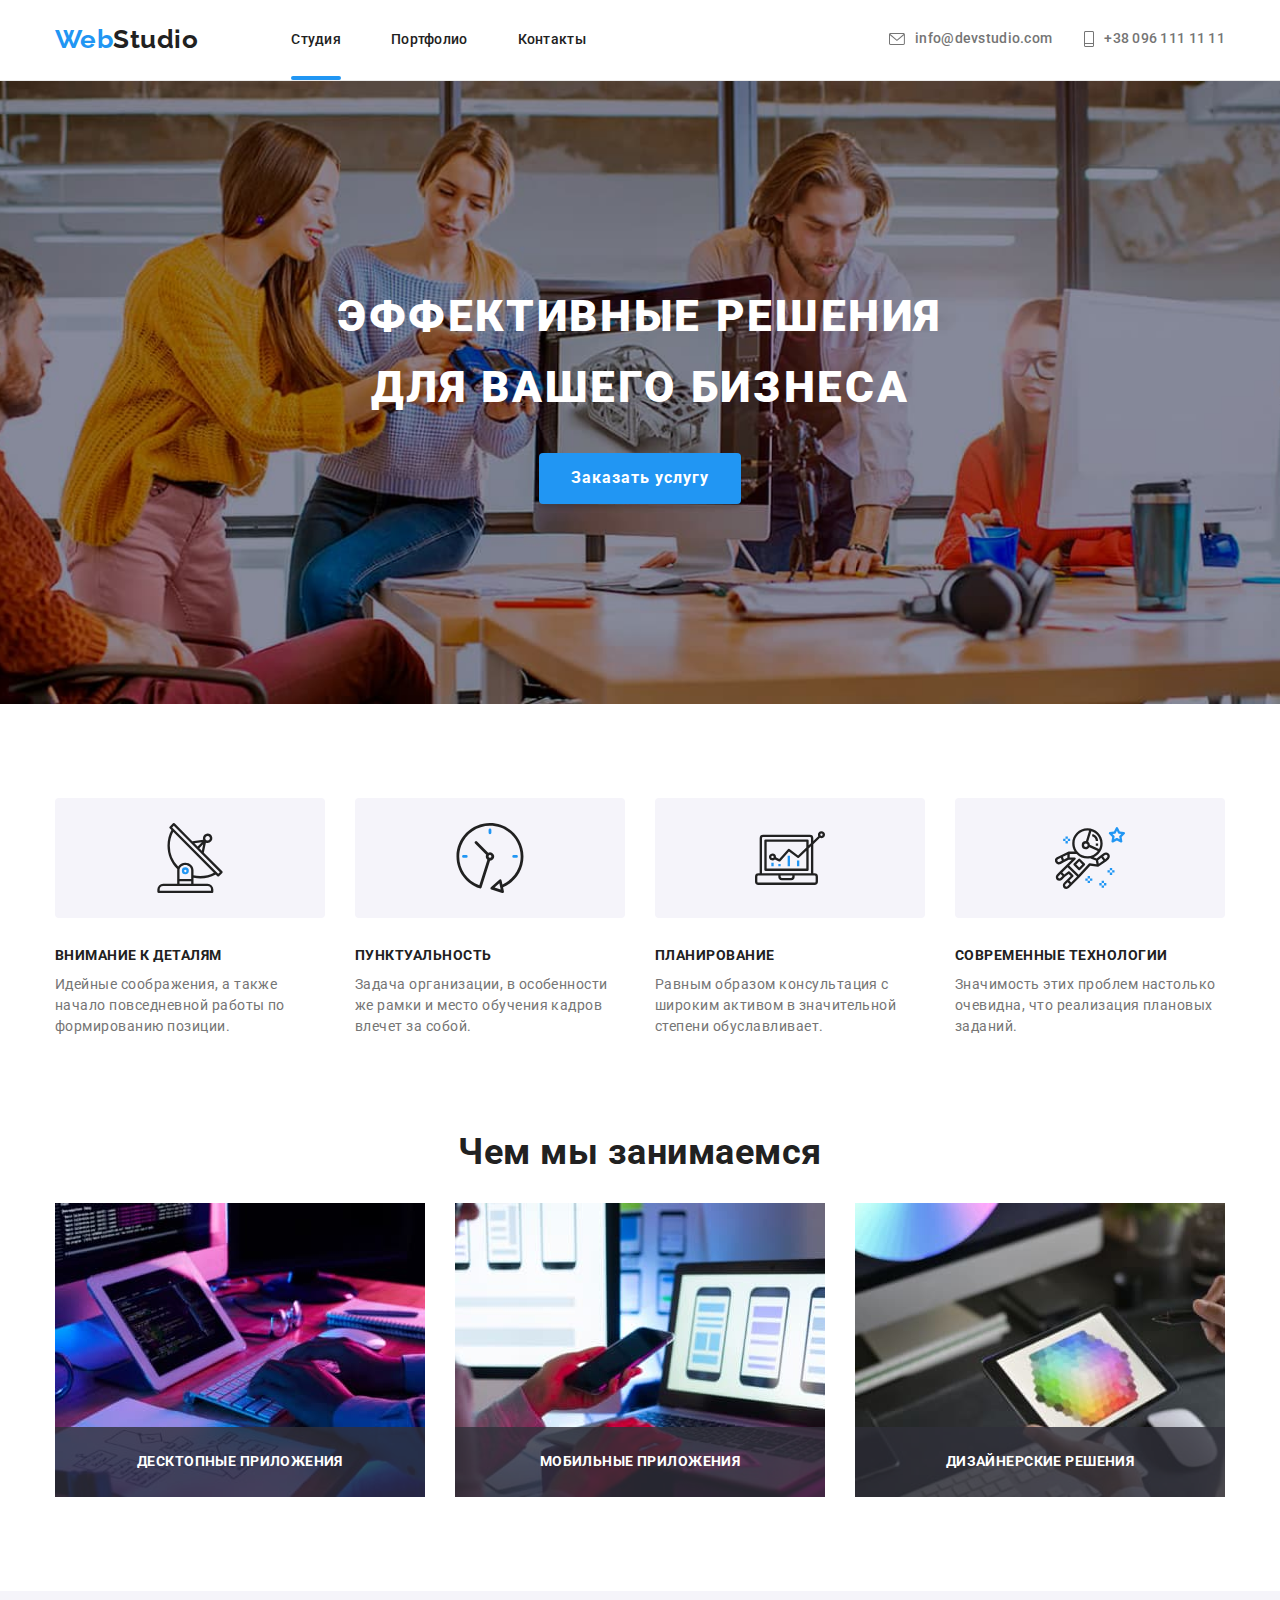
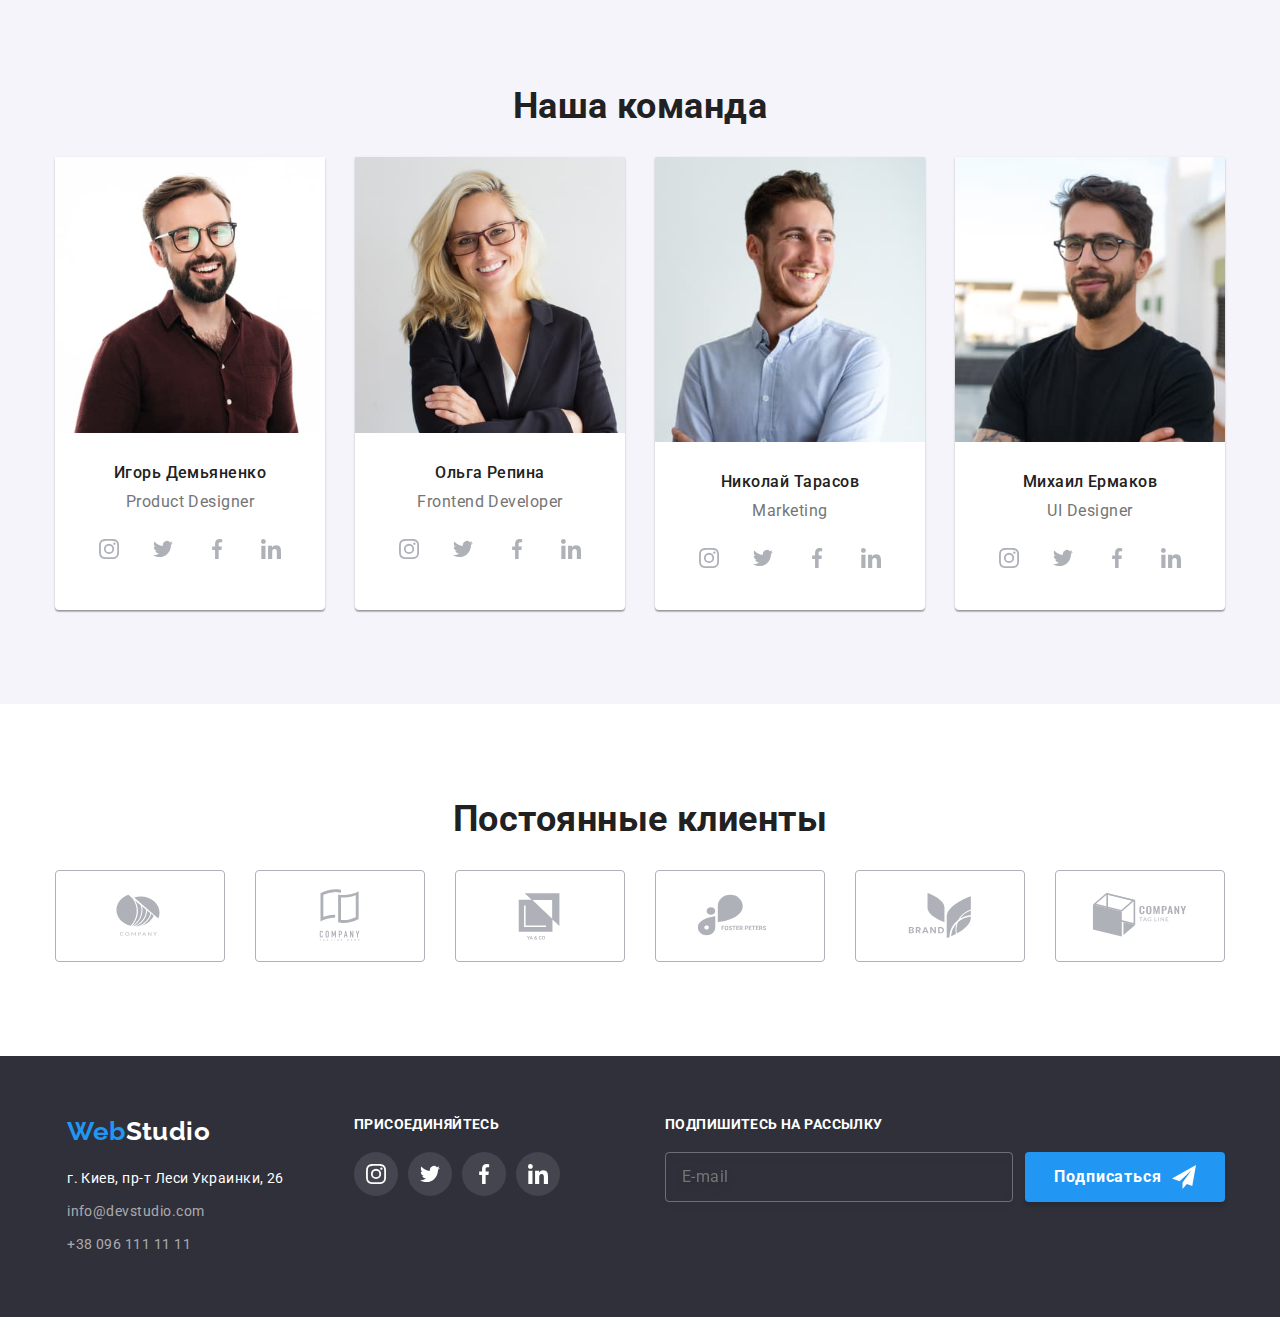
<file: index.html>
<!DOCTYPE html>
<html lang="ru">

<head>
  <meta charset="UTF-8" />
  <meta http-equiv="X-UA-Compatible" content="IE=edge" />
  <meta name="viewport" content="width=device-width, initial-scale=1.0" />
  <!-- Main fonts -->
  <link rel="preconnect" href="https://fonts.googleapis.com" />
  <link rel="preconnect" href="https://fonts.gstatic.com" crossorigin />
  <link href="https://fonts.googleapis.com/css2?family=Raleway:wght@700&family=Roboto:wght@400;500;700;900&display=swap"
    rel="stylesheet" />
  <link rel="stylesheet"
    href="https://cdnjs.cloudflare.com/ajax/libs/modern-normalize/1.1.0/modern-normalize.min.css" />

  <!-- Styles -->
  <link rel="stylesheet" href="./css/main.min.css">
  <title>Module 8 - WebStudio</title>
</head>

<body>
  <!-- Заголовок -->
  <header class="header">
    <div class="container header__container">
      <nav class="header__nav">
        <a class="header__logo link" href="./index.html">Web<span class="header__studio">Studio</span></a>
        <ul class="header__section">
          <li class="header__list">
            <a class="header__link link current" href="./index.html">Студия</a>
          </li>
          <li class="header__list">
            <a class="header__link link" href="./portfolio.html">Портфолио</a>
          </li>
          <li class="header__list">
            <a class="header__link link" href="http://">Контакты</a>
          </li>
        </ul>
      </nav>

      <ul class="header__wrapper">
        <li class="header__links">
          <a class="header__contacts link" href="mailto:info@devstudio.com"><svg class="header__icons-email" width="14"
              height="10">
              <use href="images/icons.svg#icon-envelope"></use>
            </svg>
            info@devstudio.com</a>
        </li>

        <li class="header__links">
          <a class="header__contacts link phone" href="tel:+380961111111"><svg class="header__icons-phone" width="10"
              height="14">
              <use href="images/icons.svg#icon-phone"></use>
            </svg>+38 096 111 11 11</a>
        </li>
      </ul>
    </div>
    <div class="container mobile__container">
      <nav class="mobile__nav">
        <a class="mobile__logo" href="./index.html">Web<span class="mobile__type">Studio</span></a>
        <button class="mobile__button" data-menu-button type="button" aria-expanded="false">
          <svg class="mobile__icons" width="40" height="40">
            <use class="mobile__open" href="images/icons.svg#icon-menu-mobile"></use>
            <use class="mobile__close" href="images/icons.svg#icon-close-mobile"></use>
          </svg>
        </button>

        <div class="mobile__menu" data-menu>
          <ul class="mobile__menu-nav">
            <li class="mobile__menu-item">
              <a class="mobile__menu-link" href="./index.html">Студия</a>
            </li>
            <li class="mobile__menu-item">
              <a class="mobile__menu-link" href="./portfolio.html">Портфолио</a>
            </li>
            <li class="mobile__menu-item">
              <a class="mobile__menu-link" href="">Контакты</a>
            </li>
          </ul>
          <div class="mobile__menu-wrapper">
            <ul class="mobile__menu-contacts">
              <li class="mobile__menu-items"><a class="mobile__menu-phone" href="">+38 096 111 11 11</a></li>
              <li class="mobile__menu-items"><a class="mobile__menu-email" href="">info@devstudio.com</a></li>
            </ul>
            <ul class="mobile__menu-social">
              <li class="mobile__menu-socials">
                <a class="mobile__menu-links" href="">Instagram</a>
              </li>
              <li class="mobile__menu-socials">
                <a class="mobile__menu-links" href="">Twitter</a>
              </li>
              <li class="mobile__menu-socials">
                <a class="mobile__menu-links" href="">Facebook</a>
              </li>
              <li class="mobile__menu-socials">
                <a class="mobile__menu-links" href="">LinkedIn</a>
              </li>
            </ul>
          </div>
        </div>

        <ul class="mobile__list">
          <li class="mobile__item"><a class="mobile__link" href="./index.html"></a>Студия</li>
          <li class="mobile__item"><a class="mobile__link" href="./portfolio.html"></a>Портфолио</li>
          <li class="mobile__item"><a class="mobile__link" href="./index.html"></a>Контакты</li>
        </ul>
        <ul class="mobile__contacts">
          <li class="mobile__contact"><a class="mobile__contact-link" href=""></a>info@devstudio.com</li>
          <li class="mobile__contact"><a class="mobile__contact-link" href=""></a>+38 096 111 11 11</li>
        </ul>
      </nav>
    </div>
  </header>

  <!-- уникальный контент -->
  <main class="main">

    <!-- Герой -->
    <section class="hero">
      <div class="container">
        <h1 class="hero__title">
          Эффективные решения <br />
          для вашего бизнеса
        </h1>
        <div class="container">
          <button class="hero__button" type="button" data-modal-open>Заказать услугу</button>
        </div>
      </div>
    </section>

    <!-- Преимущества -->
    <section class="about">
      <div class="container">
        <h2 class="about__hidden">Наши преимущества</h2>
        <ul class="about__main">
          <li class="about__list">
            <div class="about__thumb">
              <svg class="about__icons" width="70" height="70">
                <use href="images/icons.svg#icon-antenna"></use>
              </svg>
            </div>
            <h3 class="about__advantages">Внимание к деталям</h3>
            <p class="about__description">Идейные соображения, а также начало повседневной работы по формированию
              позиции.
            </p>
          </li>
          <li class="about__list">
            <div class="about__thumb">
              <svg class="about__icons" width="70" height="70">
                <use href="images/icons.svg#icon-clock"></use>
              </svg>
            </div>
            <h3 class="about__advantages">Пунктуальность</h3>
            <p class="about__description">
              Задача организации, в особенности же рамки и место обучения кадров влечет за собой.
            </p>
          </li>
          <li class="about__list">
            <div class="about__thumb">
              <svg class="thumb-icons" width="70" height="70">
                <use href="images/icons.svg#icon-diagram"></use>
              </svg>
            </div>
            <h3 class="about__advantages">Планирование</h3>
            <p class="about__description">
              Равным образом консультация с широким активом в значительной степени обуславливает.
            </p>
          </li>
          <li class="about__list">
            <div class="about__thumb">
              <svg class="thumb-icons" width="70" height="70">
                <use href="images/icons.svg#icon-astronaut"></use>
              </svg>
            </div>
            <h3 class="about__advantages">Современные технологии</h3>
            <p class="about__description">
              Значимость этих проблем настолько очевидна, что реализация плановых заданий.
            </p>
          </li>
        </ul>
      </div>
    </section>

    <!-- Что делаем -->
    <section class="jobs">
      <div class="container">
        <h2 class="jobs__works">Чем мы занимаемся</h2>
        <ul class="jobs__main">
          <li class="jobs__list">
            <div class="jobs__wrapper">
              <img srcset="./images/index/print_lg.jpg 1x, ./images/index/print_lg2.jpg 2x" src="./images/print_lg.jpg"
                alt="Печать" width="370" />
              <p class="jobs__description">десктопные приложения</p>
            </div>
          </li>
          <li class="jobs__list">
            <div class="jobs__wrapper">
              <img srcset="./images/index/phone_lg.jpg 1x, ./images/index/phone_lg2.jpg 2x" src="./images/phone_lg.jpg"
                alt="Печать" width="370" />
              <p class="jobs__description">Мобильные приложения</p>
            </div>
          </li>
          <li class="jobs__list">
            <div class="jobs__wrapper">
              <img srcset="./images/index/tablet_lg.jpg 1x, ./images/index/tablet_lg2.jpg 2x"
                src="./images/tablet_lg.jpg" alt="Печать" width="370" />
              <p class="jobs__description">Дизайнерские решения</p>
            </div>
          </li>
        </ul>
      </div>
    </section>

    <!-- Команда -->
    <section class="team">
      <div class="container">
        <h2 class="team__our">Наша команда</h2>
        <ul class="team__main">
          <li class="team__list">
            <img srcset="
            ./images/index/igor_sm.jpg 450w, 
            ./images/index/igor_sm2.jpg 900w
            ./images/index/igor_md.jpg 354w, 
            ./images/index/igor_md2.jpg 708w,
            ./images/index/igor_lg.jpg 270w,  
            ./images/index/igor_lg2.jpg 540w" src="./images/index/igor_sm.jpg" alt="Игорь Демьяненко"
              sizes="(min-width: 1200px) 25vw, (min-width: 768px) 50vw, 100vw" />
            <div class="team__actor">
              <h3 class="team__actors">Игорь Демьяненко</h3>
              <p class="team__roles">Product Designer</p>
              <ul class="team__media">
                <li class="team__media-list">
                  <a class="team__icon" href>
                    <svg class="team__icons" width="20" height="20">
                      <use href="images/icons.svg#icon-instagram"></use>
                    </svg>
                  </a>
                </li>
                <li class="team__media-list">
                  <a class="team__icon" href>
                    <svg class="team__icons" width="20" height="20">
                      <use href="images/icons.svg#icon-twitter"></use>
                    </svg>
                  </a>
                </li>
                <li class="team__media-list">
                  <a class="team__icon" href>
                    <svg class="team__icons" width="20" height="20">
                      <use href="images/icons.svg#icon-facebook"></use>
                    </svg>
                  </a>
                </li>
                <li class="team__media-list">
                  <a class="team__icon" href>
                    <svg class="team__icons" width="20" height="20">
                      <use href="images/icons.svg#icon-linkedin"></use>
                    </svg>
                  </a>
                </li>
              </ul>
            </div>
          </li>
          <li class="team__list">
            <img srcset="
            ./images/index/olga_sm.jpg 450w, 
            ./images/index/olga_sm2.jpg 900w
            ./images/index/olga_md.jpg 354w, 
            ./images/index/olga_md2.jpg 708w,
            ./images/index/olga_lg.jpg 270w,  
            ./images/index/olga_lg2.jpg 540w" src="./images/index/igor_sm.jpg" alt="Игорь Демьяненко"
              sizes="(min-width: 1200px) 25vw, (min-width: 768px) 50vw, 100vw" />
            <div class="team__actor">
              <h3 class="team__actors">Ольга Репина</h3>
              <p class="team__roles">Frontend Developer</p>
              <ul class="team__media">
                <li class="team__media-list">
                  <a class="team__icon" href>
                    <svg class="team__icons" width="20" height="20">
                      <use href="images/icons.svg#icon-instagram"></use>
                    </svg>
                  </a>
                </li>
                <li class="team__media-list">
                  <a class="team__icon" href>
                    <svg class="team__icons" width="20" height="20">
                      <use href="images/icons.svg#icon-twitter"></use>
                    </svg>
                  </a>
                </li>
                <li class="team__media-list">
                  <a class="team__icon" href>
                    <svg class="team__icons" width="20" height="20">
                      <use href="images/icons.svg#icon-facebook"></use>
                    </svg>
                  </a>
                </li>
                <li class="team__media-list">
                  <a class="team__icon" href>
                    <svg class="team__icons" width="20" height="20">
                      <use href="images/icons.svg#icon-linkedin"></use>
                    </svg>
                  </a>
                </li>
              </ul>
            </div>
          </li>
          <li class="team__list">
            <img srcset="
            ./images/index/mykola_sm.jpg 450w, 
            ./images/index/mykola_sm2.jpg 900w,
            ./images/index/mykola_md.jpg 354w, 
            ./images/index/mykola_md2.jpg 708w,
            ./images/index/mykola_lg.jpg 270w,  
            ./images/index/mykola_lg2.jpg 540w" src="./images/index/mykola_sm.jpg" alt="Николай Тарасов"
              sizes="(min-width: 1200px) 25vw, (min-width: 768px) 50vw, 100vw" />
            <div class="team__actor">
              <h3 class="team__actors">Николай Тарасов</h3>
              <p class="team__roles">Marketing</p>
              <ul class="team__media">
                <li class="team__media-list">
                  <a class="team__icon" href>
                    <svg class="team__icons" width="20" height="20">
                      <use href="images/icons.svg#icon-instagram"></use>
                    </svg>
                  </a>
                </li>
                <li class="team__media-list">
                  <a class="team__icon" href>
                    <svg class="team__icons" width="20" height="20">
                      <use href="images/icons.svg#icon-twitter"></use>
                    </svg>
                  </a>
                </li>
                <li class="team__media-list">
                  <a class="team__icon" href>
                    <svg class="team__icons" width="20" height="20">
                      <use href="images/icons.svg#icon-facebook"></use>
                    </svg>
                  </a>
                </li>
                <li class="team__media-list">
                  <a class="team__icon" href>
                    <svg class="team__icons" width="20" height="20">
                      <use href="images/icons.svg#icon-linkedin"></use>
                    </svg>
                  </a>
                </li>
              </ul>
            </div>
          </li>
          <li class="team__list">
            <img srcset="
            ./images/index/myhailo_sm.jpg 450w, 
            ./images/index/myhailo_sm2.jpg 900w,
            ./images/index/myhailo_md.jpg 354w, 
            ./images/index/myhailo_md2.jpg 708w,
            ./images/index/myhailo_lg.jpg 270w,  
            ./images/index/myhailo_lg2.jpg 540w" src="./images/index/myhailo_sm.jpg" alt="Михаил Ермаков"
              sizes="(min-width: 1200px) 25vw, (min-width: 768px) 50vw, 100vw" />
            <div class="team__actor">
              <h3 class="team__actors">Михаил Ермаков</h3>
              <p class="team__roles">UI Designer</p>
              <ul class="team__media">
                <li class="team__media-list">
                  <a class="team__icon" href>
                    <svg class="team__icons" width="20" height="20">
                      <use href="images/icons.svg#icon-instagram"></use>
                    </svg>
                  </a>
                </li>
                <li class="team__media-list">
                  <a class="team__icon" href>
                    <svg class="team__icons" width="20" height="20">
                      <use href="images/icons.svg#icon-twitter"></use>
                    </svg>
                  </a>
                </li>
                <li class="team__media-list">
                  <a class="team__icon" href>
                    <svg class="team__icons" width="20" height="20">
                      <use href="images/icons.svg#icon-facebook"></use>
                    </svg>
                  </a>
                </li>
                <li class="team__media-list">
                  <a class="team__icon" href>
                    <svg class="team__icons" width="20" height="20">
                      <use href="images/icons.svg#icon-linkedin"></use>
                    </svg>
                  </a>
                </li>
              </ul>
            </div>
          </li>
        </ul>
      </div>
    </section>

    <!-- Клиенты -->
    <section class="clients">
      <div class="container">
        <h2 class="clients__title">Постоянные клиенты</h1>
          <ul class="clients__list">
            <li class="clients__logo">
              <a class="clients__icon" href>
                <svg class="clients__icons" width="106" height="60">
                  <use href="images/icons.svg#icon-Logo1"></use>
                </svg>
              </a>
            </li>
            <li class="clients__logo">
              <a class="clients__icon" href>
                <svg class="clients__icons" width="106" height="60">
                  <use href="images/icons.svg#icon-Logo2"></use>
                </svg>
              </a>
            </li>
            <li class="clients__logo">
              <a class="clients__icon" href>
                <svg class="clients__icons" width="106" height="60">
                  <use href="images/icons.svg#icon-Logo3"></use>
                </svg>
              </a>
            </li>
            <li class="clients__logo">
              <a class="clients__icon" href>
                <svg class="clients__icons" width="106" height="60">
                  <use href="images/icons.svg#icon-Logo4"></use>
                </svg>
              </a>
            </li>
            <li class="clients__logo">
              <a class="clients__icon" href>
                <svg class="clients__icons" width="106" height="60">
                  <use href="images/icons.svg#icon-Logo5"></use>
                </svg>
              </a>
            </li>
            <li class="clients__logo">
              <a class="clients__icon" href>
                <svg class="clients__icons" width="106" height="60">
                  <use href="images/icons.svg#icon-Logo6"></use>
                </svg>
              </a>
            </li>
          </ul>
      </div>
    </section>
  </main>

  <!-- Футер -->
  <footer class="footer">
    <div class="container">
      <ul class="footer__addresses">
        <div class="footer__table">
          <div class="footer__container">
            <li class="footer__list">
              <address class="footer__address">
                <a class="footer__logo link" href="./index.html">Web<span class="footer__style">Studio</span>
                </a>
                <p class="footer__address link">г. Киев, пр-т Леси Украинки, 26</p>
                <a class="footer__email link" href="mailto:info@devstudio.com">info@devstudio.com</a>
                <a class="footer__phone link" href="tel:+380961111111">+38 096 111 11 11</a>
              </address>
            </li>
          </div>
          <div class="footer__container" v>
            <li class="footer__list">
              <h3 class="footer__title">присоединяйтесь</h3>
              <ul class="footer__links">
                <li class="footer__social">
                  <a class="footer__button" href="">
                    <svg class="footer__icons" width="20" height="20">
                      <use href="images/icons.svg#icon-instagram"></use>
                    </svg>
                  </a>
                </li>
                <li class="footer__social">
                  <a class="footer__button" href="">
                    <svg class="footer__icons" width="20" height="20">
                      <use href="images/icons.svg#icon-twitter"></use>
                    </svg>
                  </a>
                </li>
                <li class="footer__social">
                  <a class="footer__button" href="">
                    <svg class="footer__icons" width="20" height="20">
                      <use href="images/icons.svg#icon-facebook"></use>
                    </svg>
                  </a>
                </li>
                <li class="footer__social">
                  <a class="footer__button" href="">
                    <svg class="footer__icons" width="20" height="20">
                      <use href="images/icons.svg#icon-linkedin"></use>
                    </svg>
                  </a>
                </li>
              </ul>
            </li>
          </div>
        </div>
        <div class="footer__subcontainer">
          <li class="footer__list">
            <h3 class="footer__title">Подпишитесь на рассылку</h3>
            <form class="footer__form" action="">
              <label class="footer_submit" for="email">
                <input class="footer__frame" type="email" name="email" id="email" required placeholder="E-mail">
              </label>
              <button class="footer__submit-btn" type="submit">Подписаться
                <svg class="footer__send-icon" width="24" height="24">
                  <use href="images/icons.svg#icon-icon"></use>
                </svg></button>
            </form>
          </li>
        </div>
      </ul>
    </div>
  </footer>

  <!-- backdrop -->
  <section class="backdrop">
    <div class="container">
      <div class="backdrop__position is-hidden" data-modal>
        <div class="backdrop__modal">
          <form class="backdrop__form" name="" id="">
            <div class="backdrop__field">
              <p class="backdrop__title"> <b>Оставьте свои данные, мы вам перезвоним</b> </p>
            </div>
            <div class="backdrop__field">
              <label class="backdrop__label" for="name">Имя
                <input class="backdrop__frame" type="text" name="username" id="name" />
                <svg class="backdrop__icons" width="20" height="20">
                  <use href="images/icons.svg#icon-person"></use>
                </svg>
              </label>
            </div>
            <div class="backdrop__field">
              <label class="backdrop__label" for="tel">Телефон
                <input class="backdrop__frame" type="tel" name="tel" id="tel" />
                <svg class="backdrop__icons" width="20" height="20">
                  <use href="images/icons.svg#icon-phone-new"></use>
                </svg>
              </label>
            </div>
            <div class="backdrop__field">
              <label class="backdrop__label" for="email">Почта
                <input class="backdrop__frame" type="email" name="email" id="email" />
                <svg class="backdrop__icons" width="20" height="20">
                  <use href="images/icons.svg#icon-email"></use>
                </svg>
              </label>
            </div>
            <div class="backdrop__field">
              <label class="backdrop__label" for="coments">Комментарий<textarea class="backdrop__feedback"
                  name="feedback" id="coments" rows="5" placeholder="Введите текст"></textarea>
              </label>
            </div>
            <div class="backdrop__field">
              <label class="checkbox">
                <input class="checkbox__field" type="checkbox" name="checkbox" value="checkbox" />
                <span class="checkbox__icon"></span>
                <span class="checkbox__label">Соглашаюсь с рассылкой и принимаю <a class="checkbox__link"
                    href="">Условия
                    договора</a></span>
              </label>
            </div>
            <button class="backdrop__button" type="submit">Отправить</button>
          </form>
          <button class="backdrop__close" data-modal-close><svg width="30" height="30">
              <use href="images/icons.svg#icon-close"></use>
            </svg></button>
        </div>
      </div>
    </div>
  </section>


  <script src="./js/modal.js"></script>
  <script src="./js/mobile-menu.js"></script>
</body>

</html>
</file>
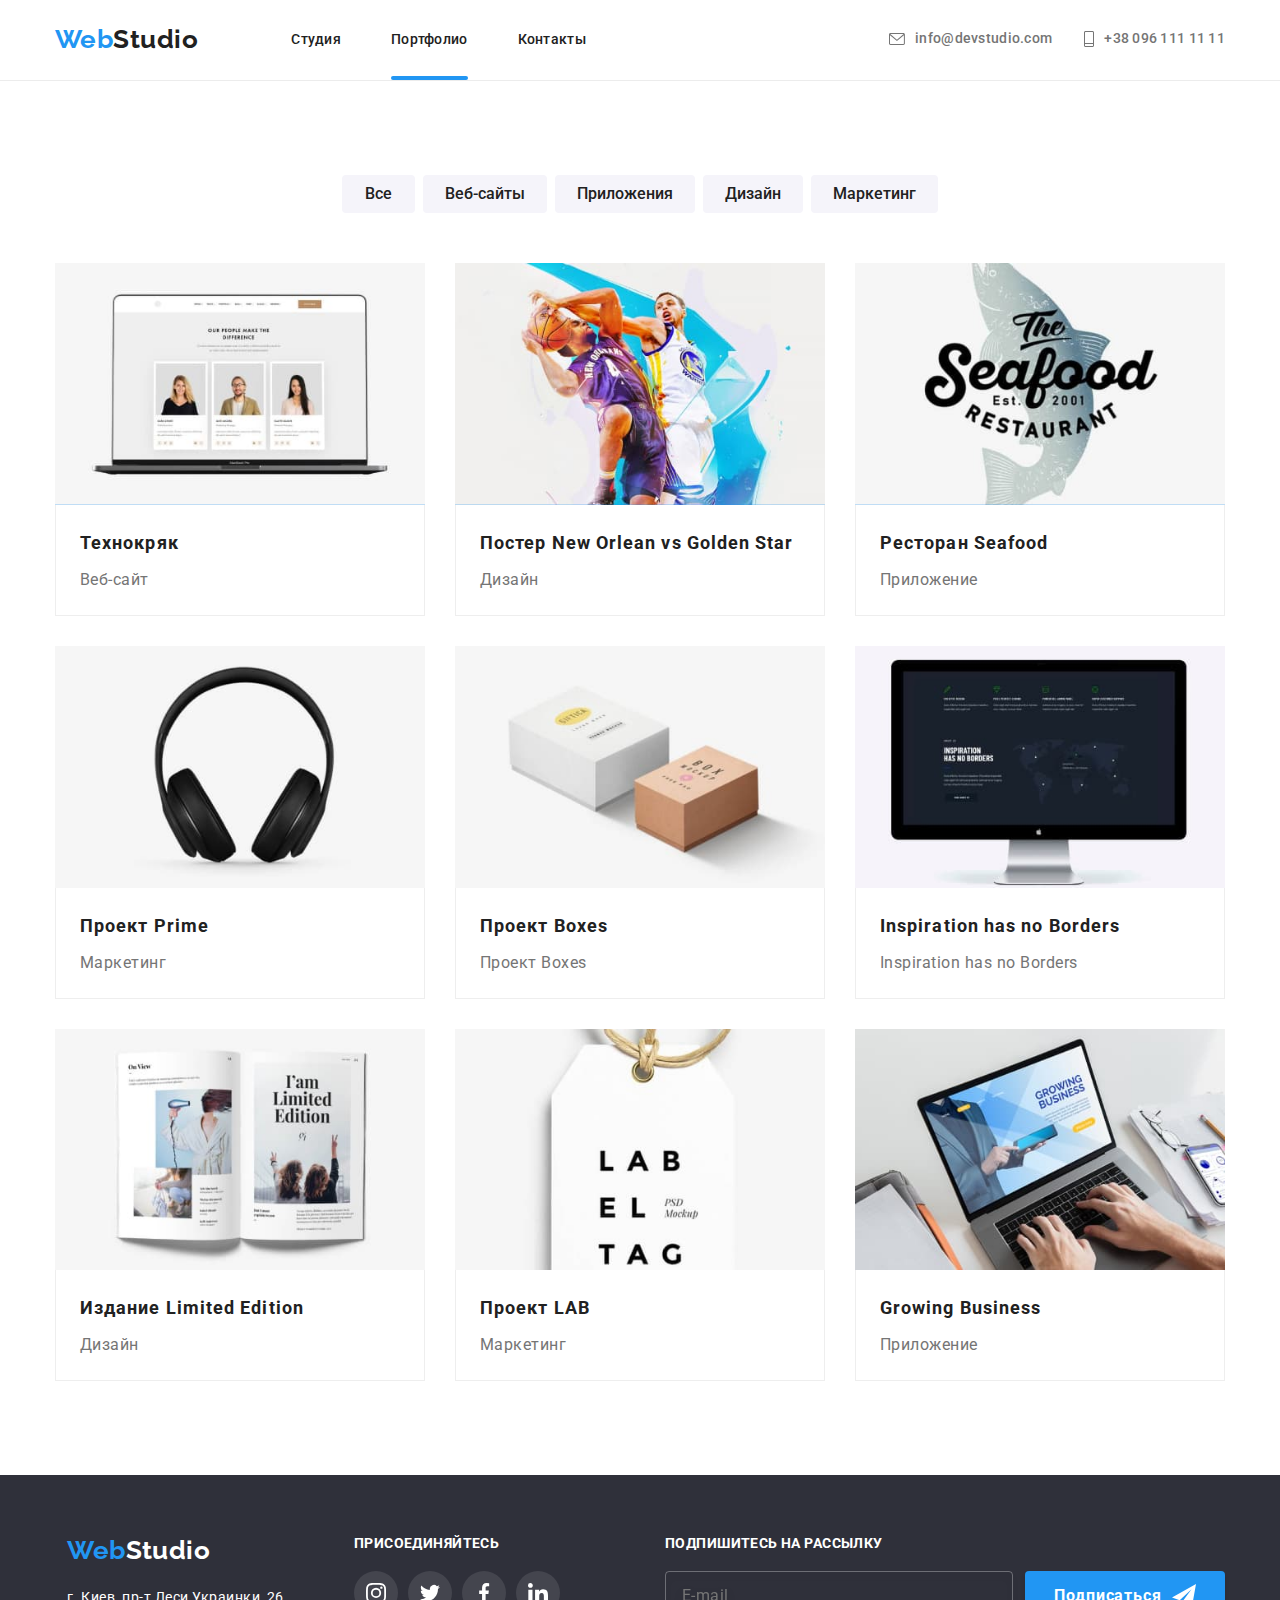
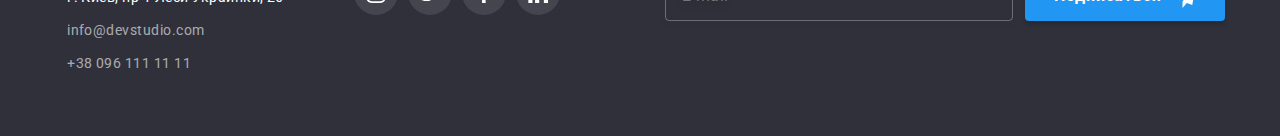
<file: portfolio.html>
<!DOCTYPE html>
<html lang="ru">

<head>
  <meta charset="UTF-8" />
  <meta http-equiv="X-UA-Compatible" content="IE=edge" />
  <meta name="viewport" content="width=device-width, initial-scale=1.0" />
  <title>Portfolio</title>
  <!-- Main fonts -->
  <link rel="preconnect" href="https://fonts.googleapis.com" />
  <link rel="preconnect" href="https://fonts.gstatic.com" crossorigin />
  <link href="https://fonts.googleapis.com/css2?family=Raleway:wght@700&family=Roboto:wght@400;500;700;900&display=swap"
    rel="stylesheet" />
  <link rel="stylesheet"
    href="https://cdnjs.cloudflare.com/ajax/libs/modern-normalize/1.1.0/modern-normalize.min.css" />
  <!-- Styles -->
  <link rel="stylesheet" href="./css/main.min.css">
</head>

<body>
  <header class="header">
    <div class="container header__container">
      <nav class="header__nav">
        <a class="header__logo link" href="./index.html">Web<span class="header__studio">Studio</span></a>
        <ul class="header__section">
          <li class="header__list">
            <a class="header__link link" href="./index.html">Студия</a>
          </li>
          <li class="header__list">
            <a class="header__link link current" href="./portfolio.html">Портфолио</a>
          </li>
          <li class="header__list">
            <a class="header__link link" href="http://">Контакты</a>
          </li>
        </ul>
      </nav>

      <ul class="header__wrapper">
        <li class="header__links">
          <a class="header__contacts link" href="mailto:info@devstudio.com"><svg class="header__icons-email" width="14"
              height="10">
              <use href="images/icons.svg#icon-envelope"></use>
            </svg>
            info@devstudio.com</a>
        </li>

        <li class="header__links">
          <a class="header__contacts link phone" href="tel:+380961111111"><svg class="header__icons-phone" width="10"
              height="14">
              <use href="images/icons.svg#icon-phone"></use>
            </svg>+38 096 111 11 11</a>
        </li>
      </ul>
    </div>
    <div class="container mobile__container">
      <nav class="mobile__nav">
        <a class="mobile__logo" href="./index.html">Web<span class="mobile__type">Studio</span></a>
        <button class="mobile__button" data-menu-button type="button" aria-expanded="false">
          <svg class="mobile__icons" width="40" height="40">
            <use class="mobile__open" href="images/icons.svg#icon-menu-mobile"></use>
            <use class="mobile__close" href="images/icons.svg#icon-close-mobile"></use>
          </svg>
        </button>

        <div class="mobile__menu" data-menu>
          <ul class="mobile__menu-nav">
            <li class="mobile__menu-item">
              <a class="mobile__menu-link" href="">Студия</a>
            </li>
            <li class="mobile__menu-item">
              <a class="mobile__menu-link" href="">Портфолио</a>
            </li>
            <li class="mobile__menu-item">
              <a class="mobile__menu-link" href="">Контакты</a>
            </li>
          </ul>
          <div class="mobile__menu-wrapper">
            <ul class="mobile__menu-contacts">
              <li class="mobile__menu-items"><a class="mobile__menu-phone" href="">+38 096 111 11 11</a></li>
              <li class="mobile__menu-items"><a class="mobile__menu-email" href="">info@devstudio.com</a></li>
            </ul>
            <ul class="mobile__menu-social">
              <li class="mobile__menu-socials">
                <a class="mobile__menu-links" href="">Instagram</a>
              </li>
              <li class="mobile__menu-socials">
                <a class="mobile__menu-links" href="">Twitter</a>
              </li>
              <li class="mobile__menu-socials">
                <a class="mobile__menu-links" href="">Facebook</a>
              </li>
              <li class="mobile__menu-socials">
                <a class="mobile__menu-links" href="">LinkedIn</a>
              </li>
            </ul>
          </div>
        </div>

        <ul class="mobile__list">
          <li class="mobile__item"><a class="mobile__link" href="./index.html"></a>Студия</li>
          <li class="mobile__item"><a class="mobile__link" href="./portfolio.html"></a>Портфолио</li>
          <li class="mobile__item"><a class="mobile__link" href="./index.html"></a>Контакты</li>
        </ul>
        <ul class="mobile__contacts">
          <li class="mobile__contact"><a class="mobile__contact-link" href=""></a>info@devstudio.com</li>
          <li class="mobile__contact"><a class="mobile__contact-link" href=""></a>+38 096 111 11 11</li>
        </ul>
      </nav>
    </div>
  </header>
  <!-- уникальный контент -->
  <main>

    <!-- Портфолио -->
    <section class="portfolio">
      <div class="container">
        <h1 class="portfolio__hero">Portfolio</h1>
        <ul class="portfolio__list">
          <li class="portfolio__button"><button class="portfolio__btn" type="button">Все</button></li>
          <li class="portfolio__button">
            <button class="portfolio__btn" type="button">Веб-сайты</button>
          </li>
          <li class="portfolio__button">
            <button class="portfolio__btn" type="button">Приложения</button>
          </li>
          <li class="portfolio__button">
            <button class="portfolio__btn" type="button">Дизайн</button>
          </li>
          <li class="portfolio__button">
            <button class="portfolio__btn" type="button">Маркетинг</button>
          </li>
        </ul>
        <ul class="portfolio__photos">
          <li class="portfolio__img">
            <a class="portfolio__link" href="">

              <div class="portfolio__wrapper">
                <img srcset="
              ./images/portfolio/our_people_sm.jpg 450w,
              ./images/portfolio/our_people_sm2.jpg 900w,
              ./images/portfolio/our_people_md.jpg 354w,
              ./images/portfolio/our_people_md2.jpg 708w,
              ./images/portfolio/our_people_lg.jpg 270w,
              ./images/portfolio/our_people_lg2.jpg 540w" src="./images/portfolio/our_people_sm.jpg" alt="our_people"
                  sizes="(min-width: 1200px) 33vw, (min-width: 768px) 50vw, 100vw" />
                <p class="portfolio__description">
                  Ресурс предлагает комплексные предложения с разным уровнем функционала и сервисов.
                  Все это позволит посетителю получить исчерпывающие сведения о компании или частном
                  лице.
                </p>
              </div>
              <div class="portfolio__frame">
                <h2 class="portfolio__title">Технокряк</h2>
                <p class="portfolio__text">Веб-сайт</p>
              </div>
            </a>
          </li>
          <li class="portfolio__img">
            <a class="portfolio__link" href="">
            <div class="portfolio__wrapper">
              <img srcset="
              ./images/portfolio/basketball_sm.jpg 450w,
              ./images/portfolio/basketball_sm2.jpg 900w,
              ./images/portfolio/basketball_md.jpg 354w,
              ./images/portfolio/basketball_md2.jpg 708w,
              ./images/portfolio/basketball_lg.jpg 270w,
              ./images/portfolio/basketball_lg2.jpg 540w" src="./images/portfolio/basketball_sm.jpg" alt="basketball"
                sizes="(min-width: 1200px) 33vw, (min-width: 768px) 50vw, 100vw" />
              <p class="portfolio__description">
                Ресурс предлагает комплексные предложения с разным уровнем функционала и сервисов.
                Все это позволит посетителю получить исчерпывающие сведения о компании или частном
                лице.
              </p>
            </div>
            <div class="portfolio__frame">
              <h2 class="portfolio__title">Постер New Orlean vs Golden Star</h2>
              <p class="portfolio__text">Дизайн</p>
            </div>
            </a>
          </li>
          <li class="portfolio__img">
            <a class="portfolio__link" href="">
            <div class="portfolio__wrapper">
              <img srcset="
              ./images/portfolio/restaurant_sm.jpg 450w,
              ./images/portfolio/restaurant_sm2.jpg 900w,
              ./images/portfolio/restaurant_md.jpg 354w,
              ./images/portfolio/restaurant_md2.jpg 708w,
              ./images/portfolio/restaurant_lg.jpg 270w,
              ./images/portfolio/restaurant_lg2.jpg 540w" src="./images/portfolio/restaurant_sm.jpg" alt="restaurant"
                sizes="(min-width: 1200px) 33vw, (min-width: 768px) 50vw, 100vw" />
              <p class="portfolio__description">
                Ресурс предлагает комплексные предложения с разным уровнем функционала и сервисов.
                Все это позволит посетителю получить исчерпывающие сведения о компании или частном
                лице.
              </p>
            </div>
            <div class="portfolio__frame">
              <h2 class="portfolio__title">Ресторан Seafood</h2>
              <p class="portfolio__text">Приложение</p>
            </div>
            </a>
          </li>
          <li class="portfolio__img">
            <a class="portfolio__link" href="">
            <div class="portfolio__wrapper">
              <img srcset="
              ./images/portfolio/headphones_sm.jpg 450w,
              ./images/portfolio/headphones_sm2.jpg 900w,
              ./images/portfolio/headphones_md.jpg 354w,
              ./images/portfolio/headphones_md2.jpg 708w,
              ./images/portfolio/headphones_lg.jpg 270w,
              ./images/portfolio/headphones_lg2.jpg 540w" src="./images/portfolio/headphones_sm.jpg" alt="screen"
                sizes="(min-width: 1200px) 33vw, (min-width: 768px) 50vw, 100vw" />
              <p class="portfolio__description">
                Ресурс предлагает комплексные предложения с разным уровнем функционала и сервисов.
                Все это позволит посетителю получить исчерпывающие сведения о компании или частном
                лице.
              </p>
            </div>
            <div class="portfolio__frame">
              <h2 class="portfolio__title">Проект Prime</h2>
              <p class="portfolio__text">Маркетинг</p>
            </div>
            </a>
          </li>
          <li class="portfolio__img">
            <a class="portfolio__link" href="">
            <div class="portfolio__wrapper">
              <img srcset="
              ./images/portfolio/boxes_sm.jpg 450w,
              ./images/portfolio/boxes_sm2.jpg 900w,
              ./images/portfolio/boxes_md.jpg 354w,
              ./images/portfolio/boxes_md2.jpg 708w,
              ./images/portfolio/boxes_lg.jpg 270w,
              ./images/portfolio/boxes_lg2.jpg 540w" src="./images/portfolio/boxes_sm.jpg" alt="boxes"
                sizes="(min-width: 1200px) 33vw, (min-width: 768px) 50vw, 100vw" />
              <p class="portfolio__description">
                Ресурс предлагает комплексные предложения с разным уровнем функционала и сервисов.
                Все это позволит посетителю получить исчерпывающие сведения о компании или частном
                лице.
              </p>
            </div>
            <div class="portfolio__frame">
              <h2 class="portfolio__title">Проект Boxes</h2>
              <p class="portfolio__text">Проект Boxes</p>
            </div>
            </a>
          </li>
          <li class="portfolio__img">
            <a class="portfolio__link" href="">
            <div class="portfolio__wrapper">
              <img srcset="
              ./images/portfolio/screen_sm.jpg 450w,
              ./images/portfolio/screen_sm2.jpg 900w,
              ./images/portfolio/screen_md.jpg 354w,
              ./images/portfolio/screen_md2.jpg 708w,
              ./images/portfolio/screen_lg.jpg 270w,
              ./images/portfolio/screen_lg2.jpg 540w" src="./images/portfolio/screen_sm.jpg" alt="screen"
                sizes="(min-width: 1200px) 33vw, (min-width: 768px) 50vw, 100vw" />
              <p class="portfolio__description">
                Ресурс предлагает комплексные предложения с разным уровнем функционала и сервисов.
                Все это позволит посетителю получить исчерпывающие сведения о компании или частном
                лице.
              </p>
            </div>
            <div class="portfolio__frame">
              <h2 class="portfolio__title">Inspiration has no Borders</h2>
              <p class="portfolio__text">Inspiration has no Borders</p>
            </div>
            </a>
          </li>
          <li class="portfolio__img">
            <a class="portfolio__link" href="">
            <div class="portfolio__wrapper">
              <img srcset="
              ./images/portfolio/limited_edition_sm.jpg 450w,
              ./images/portfolio/limited_edition_sm2.jpg 900w,
              ./images/portfolio/limited_edition_md.jpg 354w,
              ./images/portfolio/limited_edition_md2.jpg 708w,
              ./images/portfolio/limited_edition_lg.jpg 270w,
              ./images/portfolio/limited_edition_lg2.jpg 540w" src="./images/portfolio/limited_edition_sm.jpg"
                alt="limited_edition" sizes="(min-width: 1200px) 33vw, (min-width: 768px) 50vw, 100vw" />
              <p class="portfolio__description">
                Ресурс предлагает комплексные предложения с разным уровнем функционала и сервисов.
                Все это позволит посетителю получить исчерпывающие сведения о компании или частном
                лице.
              </p>
            </div>
            <div class="portfolio__frame">
              <h2 class="portfolio__title">Издание Limited Edition</h2>
              <p class="portfolio__text">Дизайн</p>
            </div>
            </a>
          </li>
          <li class="portfolio__img">
            <a class="portfolio__link" href="">
            <div class="portfolio__wrapper">
              <img srcset="
              ./images/portfolio/project_lab_sm.jpg 450w,
              ./images/portfolio/project_lab_sm2.jpg 900w,
              ./images/portfolio/project_lab_md.jpg 354w,
              ./images/portfolio/project_lab_md2.jpg 708w,
              ./images/portfolio/project_lab_lg.jpg 270w,
              ./images/portfolio/project_lab_lg2.jpg 540w" src="./images/portfolio/project_lab_sm.jpg"
                alt="project_lab" sizes="(min-width: 1200px) 33vw, (min-width: 768px) 50vw, 100vw" />
              <p class="portfolio__description">
                Ресурс предлагает комплексные предложения с разным уровнем функционала и сервисов.
                Все это позволит посетителю получить исчерпывающие сведения о компании или частном
                лице.
              </p>
            </div>
            <div class="portfolio__frame">
              <h2 class="portfolio__title">Проект LAB</h2>
              <p class="portfolio__text">Маркетинг</p>
            </div>
            </a>
          </li>
          <li class="portfolio__img">
            <a class="portfolio__link" href="">
            <div class="portfolio__wrapper">
              <img srcset="
              ./images/portfolio/he_tapes_sm.jpg 450w,
              ./images/portfolio/he_tapes_sm2.jpg 900w,
              ./images/portfolio/he_tapes_md.jpg 354w,
              ./images/portfolio/he_tapes_md2.jpg 708w,
              ./images/portfolio/he_tapes_lg.jpg 270w,
              ./images/portfolio/he_tapes_lg2.jpg 540w" src="./images/portfolio/he_tapes_sm.jpg" alt="he_tapes"
                sizes="(min-width: 1200px) 33vw, (min-width: 768px) 50vw, 100vw" />
              <p class="portfolio__description">
                Ресурс предлагает комплексные предложения с разным уровнем функционала и сервисов.
                Все это позволит посетителю получить исчерпывающие сведения о компании или частном
                лице.
              </p>
            </div>
            <div class="portfolio__frame">
              <h2 class="portfolio__title">Growing Business</h2>
              <p class="portfolio__text">Приложение</p>
            </div>
            </a>
          </li>
        </ul>
      </div>
    </section>
  </main>
  <!-- Футер -->
  <footer class="footer">
    <div class="container">
      <ul class="footer__addresses">
        <div class="footer__table">
          <div class="footer__container">
            <li class="footer__list">
              <address class="footer__address">
                <a class="footer__logo link" href="./index.html">Web<span class="footer__style">Studio</span>
                </a>
                <p class="footer__address link">г. Киев, пр-т Леси Украинки, 26</p>
                <a class="footer__email link" href="mailto:info@devstudio.com">info@devstudio.com</a>
                <a class="footer__phone link" href="tel:+380961111111">+38 096 111 11 11</a>
              </address>
            </li>
          </div>
          <div class="footer__container" v>
            <li class="footer__list">
              <h3 class="footer__title">присоединяйтесь</h3>
              <ul class="footer__links">
                <li class="footer__social">
                  <a class="footer__button" href="">
                    <svg class="footer__icons" width="20" height="20">
                      <use href="images/icons.svg#icon-instagram"></use>
                    </svg>
                  </a>
                </li>
                <li class="footer__social">
                  <a class="footer__button" href="">
                    <svg class="footer__icons" width="20" height="20">
                      <use href="images/icons.svg#icon-twitter"></use>
                    </svg>
                  </a>
                </li>
                <li class="footer__social">
                  <a class="footer__button" href="">
                    <svg class="footer__icons" width="20" height="20">
                      <use href="images/icons.svg#icon-facebook"></use>
                    </svg>
                  </a>
                </li>
                <li class="footer__social">
                  <a class="footer__button" href="">
                    <svg class="footer__icons" width="20" height="20">
                      <use href="images/icons.svg#icon-linkedin"></use>
                    </svg>
                  </a>
                </li>
              </ul>
            </li>
          </div>
        </div>
        <div class="footer__subcontainer">
          <li class="footer__list">
            <h3 class="footer__title">Подпишитесь на рассылку</h3>
            <form class="footer__form" action="">
              <label class="footer_submit" for="email">
                <input class="footer__frame" type="email" name="email" id="email" required placeholder="E-mail">
              </label>
              <button class="footer__submit-btn" type="submit">Подписаться
                <svg class="footer__send-icon" width="24" height="24">
                  <use href="images/icons.svg#icon-icon"></use>
                </svg></button>
            </form>
          </li>
        </div>
      </ul>
    </div>
  </footer>
  <script src="./js/mobile-menu.js"></script>
</body>

</html>
</file>
<file: css/main.min.css>
:root{--main-font: 'Roboto', sans-serif;--secondary-font: Raleway, sans-serif;--primary-text-color: rgba(33, 33, 33, 1);--secondary-text-color: rgba(255, 255, 255, 1);--hover-focus-color: rgba(33, 150, 243, 1);--primary-background-color: rgba(255, 255, 255, 1);--secondary-background-color: rgba(33, 150, 243, 1);--hero-footer-background-color: rgba(47, 48, 58, 1);--primary-font-size: 16px}body{background-color:var(--primary-background-color);font-family:var(--main-font);color:var(--primary-text-color);font-size:var(--primary-font-size);line-height:1.14;letter-spacing:0.03em}.header__logo:hover,.header__logo:focus,.footer__logo,.footer__logo,.header__studio:hover,.header__studio:focus,.header__link:hover,.header__link:focus,.mobile__type:hover,.mobile__type:focus,.header__contacts.link.phone:hover,.header__contacts.link.phone:focus,.header__contacts.link:hover,.header__contacts.link:focus,.footer__phone:hover,.footer__phone:focus,.footer__email:hover,.footer__email:focus{color:var(--hover-focus-color)}img{display:block;max-width:100%;height:auto}@media screen and (min-width: 768px){img{display:flex;flex-wrap:wrap}}h2,h3,p{margin-top:0;margin-bottom:0}.container{max-width:480px;padding-left:15px;padding-right:15px;margin-left:auto;margin-right:auto}@media screen and (min-width: 768px) and (max-width: 1199px){.container{max-width:768px}}@media screen and (min-width: 1200px){.container{max-width:1200px}}.header__section,.about__main,.jobs__main,.team__main,.portfolio__photos{list-style:none;padding:0;margin:0}.header{padding-top:10px;padding-bottom:10px;border-bottom:1px solid #ececec}@media screen and (min-width: 768px){.header{padding-top:21px;padding-bottom:21px}}@media screen and (min-width: 1200px){.header{padding-top:24px;padding-bottom:25px}}.header__list{margin-right:50px;min-width:49px}.header__nav{display:flex}.header__container{display:flex;justify-content:space-between;align-items:center}.header__contacts{color:#757575;font-weight:500;font-size:12px;letter-spacing:0.02em}@media screen and (min-width: 768px){.header__contacts{display:flex}}@media screen and (min-width: 1200px){.header__contacts{display:flex;align-items:center;font-size:14px}}.header__wrapper{margin:0;padding-left:0}@media screen and (min-width: 1200px){.header__wrapper{display:flex}}.phone{margin-top:10px}@media screen and (min-width: 1200px){.phone{margin-top:0;margin-left:32px}}.header__links{list-style:none;display:none}@media screen and (min-width: 768px){.header__links{display:flex}}.header__icons-email,.header__icons-phone{margin-right:10px;fill:currentColor}@media screen and (min-width: 1200px){.header__icons-email{width:16px;height:12px}}@media screen and (min-width: 1200px){.header__icons-phone{height:16px}}@media screen and (min-width: 1200px){.header__contacts link{display:flex}}.header__logo{display:none}@media screen and (min-width: 768px){.header__logo{display:flex}}@media screen and (min-width: 768px){.header__logo{margin-right:88px}}@media screen and (min-width: 1200px){.header__logo{margin-right:93px}}.header__list:last-child{margin-right:0}.header__section{display:none}@media screen and (min-width: 768px){.header__section{display:flex;align-items:center}}.link{text-decoration:none;transition:color 250ms cubic-bezier(0.4, 0, 0.2, 1)}.header__studio{color:var(--primary-text-color);transition:color 250ms cubic-bezier(0.4, 0, 0.2, 1)}.header__link{color:inherit;font-weight:500;font-size:14px;letter-spacing:0.02em}.current{position:relative}.current:after{position:absolute;content:'';bottom:-34px;left:0;display:block;width:100%;height:4px;background:#2196f3;border-radius:2px}@media screen and (min-width: 1200px){.current:after{bottom:-33px}}.header__logo,.footer__logo{font-family:var(--secondary-font);color:#2196f3;font-weight:700;font-size:24px;line-height:1.17}@media screen and (min-width: 1200px){.header__logo,.footer__logo{font-size:26px;line-height:1.19}}a{text-decoration:none;color:#212121}ul{list-style:none;padding:0;margin:0}.header{overflow:hidden}.mobile__nav{display:flex;align-items:center}@media (min-width: 768px){.mobile__nav{display:none}}.mobile__container{width:100%}.mobile__logo{font-family:'Raleway';font-style:normal;font-weight:700;font-size:24px;line-height:1.17;letter-spacing:0.03em;color:#2196f3}.mobile__type{color:var(--primary-text-color);transition:color 250ms cubic-bezier(0.4, 0, 0.2, 1)}.mobile__button{position:relative;display:flex;align-items:center;margin-left:auto;width:40px;height:40px;background-color:transparent;border:none;cursor:pointer;z-index:20}.mobile__icons:hover,.mobile__icons:focus{fill:var(--hover-focus-color);transition:color 250ms cubic-bezier(0.4, 0, 0.2, 1)}.mobile__open{opacity:1}.mobile__button.is-active .mobile__open{opacity:0}.mobile__close{opacity:0}.mobile__button.is-active .mobile__close{opacity:1}.mobile__list{display:none}.mobile__item{display:none}.mobile__link{display:none}.mobile__contacts{display:none}.mobile__menu{position:fixed;top:0;left:0;padding-top:48px;padding-bottom:48px;width:100%;height:100%;display:flex;flex-direction:column;background-color:#fff;opacity:0;transform:translateX(100%)}.mobile__menu.is-open{opacity:1;transform:translateX(0)}.mobile__menu-nav{font-family:'Roboto';font-style:normal;font-weight:500;font-size:40px;line-height:47px;letter-spacing:0.02em;color:#212121}.mobile__menu-item{padding-left:40px;margin-bottom:32px;cursor:pointer}.mobile__menu-item:last-child{margin-bottom:0}.mobile__menu-link{font-weight:500;font-size:40px;line-height:1.18;letter-spacing:0.02em}.mobile__menu-link:hover,.mobile__menu-link:focus{color:#2196f3}@media screen and (max-width: 768px){.mobile__menu-wrapper{margin-top:auto}}.mobile__menu-items{padding-left:40px;margin-bottom:32px;cursor:pointer}.mobile__menu-items:last-child{margin-bottom:0}.mobile__menu-contacts{margin-bottom:64px}.mobile__menu-phone{font-weight:500;letter-spacing:0.02em;color:#2196f3;font-size:34px;line-height:1.18}@media screen and (max-width: 480px){.mobile__menu-phone{font-size:28px}}.mobile__menu-email{font-weight:500;letter-spacing:0.02em;font-size:24px;line-height:1.17;color:#757575}.mobile__menu-social{display:flex;padding-left:40px;margin-right:-15px;margin-bottom:-15px}@media screen and (max-width: 480px){.mobile__menu-social{flex-wrap:wrap}}.mobile__menu-socials{margin-right:15px;margin-bottom:15px}.mobile__menu-socials:not(:last-child){margin-right:10px}.mobile__menu-links{display:block;padding-right:10px;font-weight:500;font-size:18px;line-height:22px;letter-spacing:0.02em;color:#2196f3;border-right:1px solid rgba(33,33,33,0.2);cursor:pointer}.mobile__menu-socials:last-child .mobile__menu-links{padding-right:0;border:0}.hero{padding-top:118px;padding-bottom:118px;background-image:linear-gradient(to right, rgba(47,48,58,0.4), rgba(47,48,58,0.4)),url(../images/index/header_sm.jpg);background-size:cover;background-repeat:no-repeat;background-position:50% 50%;background-color:var(--hero-footer-background-color);text-align:center}@media (min-device-pixel-ratio: 2), (min-resolution: 192dpi), (min-resolution: 2dppx){.hero{background-image:url(../images/index/header_sm2.jpg)}}@media screen and (min-width: 768px){.hero{background-image:url(../images/index/header_md.jpg)}}@media screen and (min-width: 768px) and (min-device-pixel-ratio: 2), screen and (min-width: 768px) and (min-resolution: 192dpi), screen and (min-width: 768px) and (min-resolution: 2dppx){.hero{background-image:url(../images/index/header_md2.jpg)}}@media screen and (min-width: 768px) and (min-width: 1200px){.hero{background-image:url(../images/index/header_lg.jpg);padding-top:200px;padding-bottom:200px}}@media screen and (min-width: 768px) and (min-width: 1200px) and (min-device-pixel-ratio: 2), screen and (min-width: 768px) and (min-width: 1200px) and (min-resolution: 192dpi), screen and (min-width: 768px) and (min-width: 1200px) and (min-resolution: 2dppx){.hero{background-image:url(../images/index/header_lg2.jpg)}}.hero__title{padding-bottom:30px;margin-top:0;margin-bottom:0;color:#fff;font-weight:900;line-height:1.62;letter-spacing:0.06em;text-transform:uppercase}@media screen and (min-width: 1200px){.hero__title{font-size:44px}}.hero__button{padding:10px 32px;min-width:200px;max-width:300px;font-family:inherit;color:var(--secondary-text-color);background-color:var(--secondary-background-color);font-weight:700;line-height:1.88;border-radius:4px;border:0;box-shadow:0px 4px 4px rgba(0,0,0,0.15);letter-spacing:0.06em;cursor:pointer;transition:background-color 250ms cubic-bezier(0.4, 0, 0.2, 1)}.hero__button:hover,.hero__button:focus{background-color:#188ce8}.about__hidden{display:none}.about{padding-top:60px;padding-bottom:60px}@media screen and (min-width: 1200px){.about{padding-top:94px;padding-bottom:0}}.about__list{min-width:270px;max-width:450px;margin-bottom:30px}@media screen and (min-width: 768px) and (max-width: 1200px){.about__list{max-width:354px;margin-left:0;margin-right:30px}.about__list:nth-child(2n){margin-right:0}.about__list:nth-child(3){margin-bottom:0}}@media screen and (min-width: 1200px){.about__list{max-width:270px;margin-right:15px;margin-right:30px;margin-bottom:0}}.about__list:last-child{margin-bottom:0}@media screen and (min-width: 1200px){.about__list:last-child{margin-right:0}}.about__list:first-child{margin-top:0}.about__main{padding-left:0;padding-right:0}@media screen and (min-width: 768px){.about__main{display:flex;flex-wrap:wrap}}@media screen and (min-width: 1200px){.about__main{display:flex;flex-wrap:nowrap}}.about__thumb{display:flex;align-items:center;justify-content:center;min-width:270px;min-height:120px;margin-top:0px;margin-bottom:30px;background:#f5f4fa;border-radius:4px}.about__advantages{margin-bottom:10px;font-size:14px;font-weight:700;text-transform:uppercase}@media screen and (min-width: 1200px){.about__advantages{display:flex}}.about__description{display:flex;min-width:270px;color:#757575;font-size:14px;line-height:1.5}.jobs{text-align:center;padding-top:94px;padding-bottom:94px}@media screen and (max-width: 1199px){.jobs{display:none}}.jobs__main{display:flex}.jobs__list{display:flex;margin-right:30px;align-items:center}.jobs__list:last-child{margin-right:0}.jobs__works,.team__our,.clients__title{display:inline-block;margin-bottom:30px;font-weight:700;font-size:36px;line-height:1.17}@media screen and (min-width: 11200px){.jobs__works,.team__our,.clients__title{margin-bottom:50px}}.jobs__wrapper{position:relative}.jobs__description{position:absolute;width:100%;min-height:70px;bottom:0;display:flex;align-items:center;justify-content:center;font-weight:700;font-size:14px;line-height:1.14;letter-spacing:0.03em;text-transform:uppercase;color:#ffffff;background:rgba(47,48,58,0.8)}img{display:block}.team{text-align:center;background-color:#f5f4fa;padding-top:60px;padding-bottom:60px}@media screen and (min-width: 1200px){.team{padding-bottom:94px;padding-top:94px}}@media screen and (max-width: 1199px){.team__our{font-size:28px;letter-spacing:0.03em}}.team__main{padding-right:0}@media screen and (min-width: 767px) and (max-width: 1199px){.team__main{max-width:768px;display:flex;flex-wrap:wrap}}@media screen and (min-width: 1200px){.team__main{display:flex}}.team__list{margin-bottom:30px;margin-left:0px;background-color:#fff;box-shadow:0px 1px 3px rgba(0,0,0,0.12),0px 1px 1px rgba(0,0,0,0.14),0px 2px 1px rgba(0,0,0,0.2);border-radius:0px 0px 4px 4px}.team__list:last-child{margin-bottom:0}@media screen and (min-width: 767px) and (max-width: 1199px){.team__list{margin-right:30px;margin-bottom:30px;max-width:354px}.team__list:nth-last-child(2n+1){margin-right:0}}@media screen and (min-width: 768px) and (max-width: 1199px){.team__list:nth-last-child(-n+2){margin-bottom:0}}@media screen and (min-width: 1200px){.team__list{margin-right:30px;margin-bottom:0}.team__list:last-child{margin:0}}.team__actor{padding-top:30px}.team__actors{font-weight:500;font-size:16px;line-height:19px}.team__roles{margin-top:10px;margin-bottom:16px;color:#757575;line-height:19px}.team__media{display:flex;justify-content:center;padding-bottom:30px;padding-left:0;list-style:none}.team__media-list{width:44px;height:44px;margin-right:10px;border-radius:50%}.team__media-list:last-child{margin-right:0}.team__icon{display:flex;justify-content:center;align-items:center;width:100%;height:100%;border-radius:50%;transition:background-color 250ms cubic-bezier(0.4, 0, 0.2, 1)}.team__icon:hover,.team__icon:focus{background-color:#2196f3;border-radius:50%}.team__icon:hover .team__icons,.team__icon:focus .team__icons{fill:#fff}.team__icons{fill:#afb1b8;transition:fill 250ms cubic-bezier(0.4, 0, 0.2, 1)}.clients{text-align:center;padding-top:60px;padding-bottom:60px}@media screen and (min-width: 1200px){.clients{padding-bottom:94px;padding-top:94px}}@media screen and (max-width: 1199px){.clients__title{font-size:28px;letter-spacing:0.03em}}.clients__list{display:flex;flex-wrap:wrap;justify-content:center;padding-left:0;margin-top:0;margin-bottom:0}@media screen and (min-width: 1200px){.clients__list{flex-wrap:nowrap;margin-bottom:0}}.clients__logo{width:210px;height:92px;margin-right:30px;margin-bottom:30px;list-style:none}@media screen and (min-width: 1200px){.clients__logo{width:170px;margin-bottom:0;margin-right:30px}}.clients__logo:last-child{margin:0}@media screen and (max-width: 390px){.clients__logo{margin-right:0}}@media screen and (min-width: 768px) and (max-width: 1199px){.clients__logo{width:226px}.clients__logo:nth-child(3){margin-right:0}}@media screen and (min-width: 391px) and (max-width: 420px){.clients__logo{margin-right:0}}@media screen and (min-width: 420px) and (max-width: 767px){.clients__logo:nth-child(2n){margin-right:0}}@media screen and (min-width: 420px) and (max-width: 479px){.clients__logo:nth-child(1n){margin-right:0}}.clients__logo .clients__icon{display:flex;align-items:center;justify-content:center;border:1px solid #afb1b8;border-radius:4px;width:100%;height:100%;fill:#afb1b8;transition:fill 250ms cubic-bezier(0.4, 0, 0.2, 1)}.clients__logo .clients__icon:hover,.clients__logo .clients__icon:focus{fill:#2196f3;border:1px solid #2196f3}.footer{padding-top:60px;padding-bottom:60px;background-color:var(--hero-footer-background-color);color:var(--secondary-text-color)}.footer__addresses{text-align:center;margin:0;padding:0}@media screen and (min-width: 1200px){.footer__addresses{display:flex;text-align:left}}.footer__container{display:flex;justify-content:center;margin-bottom:60px}@media screen and (min-width: 768px){.footer__container{margin-right:165px;margin-bottom:0}}@media screen and (min-width: 1200px){.footer__container{margin-right:70px}}.footer__container:last-child{margin-bottom:0;margin-right:0}@media screen and (min-width: 768px){.footer__table{display:flex;justify-content:center;flex-grow:1}}.footer__subcontainer{margin-top:60px}@media screen and (min-width: 1200px){.footer__subcontainer{margin-top:0;margin-left:93px;display:flex}}.footer__title{margin-bottom:20px;font-family:'Roboto';font-style:normal;font-weight:700;font-size:14px;line-height:16px;letter-spacing:0.03em;text-transform:uppercase;color:#ffffff;text-align:center}@media screen and (min-width: 1200px){.footer__title{text-align:left}}.footer__list{list-style:none}@media screen and (min-width: 1200px){.footer__list{margin-right:70px}.footer__list:nth-child(2){margin-right:93px}}.footer__list:last-child{margin-right:0}.footer__social{width:44px;height:44px;border-radius:50%;background:rgba(255,255,255,0.1);margin-right:10px;padding:0;list-style:none}.footer__social:last-child{margin-right:0}.footer__icons{fill:white}.footer__links{display:flex;padding:0}.footer__button{display:flex;width:100%;height:100%;justify-content:center;align-items:center;border-radius:50%;transition:background-color 250ms cubic-bezier(0.4, 0, 0.2, 1)}.footer__button:hover,.footer__button:focus{background-color:#2196f3}.footer__frame{border:1px solid rgba(255,255,255,0.3);min-width:280px;min-height:50px;background-color:inherit;letter-spacing:0.03em;color:rgba(255,255,255,0.6);filter:drop-shadow(0px 4px 4px rgba(0,0,0,0.15));border-radius:4px;padding:0;padding-left:16px;margin-bottom:20px;outline:transparent}@media screen and (min-width: 480px){.footer__frame{min-width:348px}}.footer__frame:hover,.footer__frame:focus{color:rgba(255,255,255,0.6)}.footer__frame:focus::placeholder{color:rgba(255,255,255,0.6)}.footer__submit-btn{width:200px;height:50px;color:#fff;background:#2196f3;box-shadow:0px 4px 4px rgba(0,0,0,0.15);border-radius:4px;padding:0;margin:0;font-weight:700;display:inline-flex;align-items:center;justify-content:center;letter-spacing:0.06em;cursor:pointer;border:none;transition:background-color 250ms cubic-bezier(0.4, 0, 0.2, 1)}@media screen and (min-width: 1200px){.footer__submit-btn{margin-left:12px}}.footer__submit-btn:hover,.footer__submit-btn:focus{background-color:#188ce8}.footer__send-icon{display:flex;align-items:center;justify-content:center;margin-left:10px}.footer__email{display:block;margin-top:9px}@media screen and (min-width: 1200px){.footer__email{display:flex}}.footer__phone{display:block;margin-top:9px}@media screen and (min-width: 1200px){.footer__phone{display:flex}}.footer__logo{display:inline-block;margin-bottom:20px;font-style:normal}.footer__address{font-size:14px;font-style:normal;line-height:1.71}.footer__style{color:var(--secondary-text-color)}.footer__phone,.footer__email{font-style:normal;font-size:14px;color:rgba(255,255,255,0.6);line-height:1.71}.footer__form{display:flex;flex-direction:column;align-items:center}@media screen and (min-width: 1200px){.footer__form{display:flex;flex-direction:row;align-items:unset}}.backdrop{text-align:center}.backdrop__position{position:fixed;min-width:100%;min-height:100%;top:0;left:50%;transform:translate(-50%);z-index:5;background-color:rgba(0,0,0,0.2);opacity:1;visibility:visible;pointer-events:initial;transition:opacity slow, visibility slow}.backdrop__position.is-hidden{opacity:0;visibility:hidden;pointer-events:none}.backdrop__modal{position:absolute;top:50%;left:50%;transform:translate(-50%, -50%);min-width:400px;min-height:609px;background-color:white;box-shadow:0px 1px 3px rgba(0,0,0,0.12),0px 1px 1px rgba(0,0,0,0.14),0px 2px 1px rgba(0,0,0,0.2);border-radius:4px}@media screen and (min-width: 480px){.backdrop__modal{min-width:450px}}@media screen and (min-width: 1200px){.backdrop__modal{min-width:528px;min-height:581px}}.backdrop__title{margin-bottom:12px;font-weight:700;font-size:20px;line-height:1.1;letter-spacing:0.03em;color:#212121}.backdrop__form{max-width:528px;max-height:581px;padding:40px}.backdrop__label{display:block;position:relative;justify-content:center;text-align:left;font-size:12px;line-height:1.17;letter-spacing:0.01em;color:#757575}.backdrop__label:hover .backdrop__icons,.backdrop__label:focus .backdrop__icons{fill:#2196f3}.backdrop__label input{width:100%}.backdrop__icons{position:absolute;top:28px;left:12px;transition:fill 250ms cubic-bezier(0.4, 0, 0.2, 1)}.backdrop__frame{display:block;height:40px;margin-top:4px;margin-bottom:10px;padding-left:42px;border:1px solid rgba(33,33,33,0.2);box-sizing:border-box;border-radius:4px;outline:transparent;transition:border-color 250ms cubic-bezier(0.4, 0, 0.2, 1)}.backdrop__frame:hover,.backdrop__frame:focus{border-color:#2196f3}.backdrop__feedback{padding:0;padding-left:16px;padding-top:12px;width:100%;resize:none;border:1px solid rgba(33,33,33,0.2);outline:transparent;margin-top:4px;min-height:120px}.backdrop__feedback:hover,.backdrop__feedback:focus{border-color:#2196f3}.checkbox{display:flex;align-items:center;justify-content:center;margin-top:20px;margin-bottom:30px}.checkbox__field{position:absolute;width:1px;height:1px;margin:-1px;border:0;padding:0;clip:rect(0 0 0 0);overflow:hidden}.checkbox__label{font-size:11px;line-height:2;letter-spacing:0.03em;color:#757575}@media screen and (min-width: 1200px){.checkbox__label{font-size:14px}}.checkbox__icon{display:inline-block;width:16px;height:15px;margin:0;margin-right:10px;border:2px solid #2a2a2a;border-radius:2px}.checkbox__field:checked+.checkbox__icon{border-color:transparent;border-color:#2196f3;background-color:#2196f3;background-image:url(../images/icon-check.svg);background-size:contain;background-origin:border-box}.checkbox__link{color:#2196f3}.backdrop__button{color:#fff;font-weight:700;line-height:1.86;letter-spacing:0.06em;min-width:200px;min-height:50px;padding:0;background:#2196f3;box-shadow:0px 4px 4px rgba(0,0,0,0.15);border-radius:4px;cursor:pointer;border:none;transition:background-color 250ms cubic-bezier(0.4, 0, 0.2, 1)}.backdrop__button:hover,.backdrop__button:focus{background-color:#188ce8}.backdrop__close{position:fixed;width:30px;height:30px;top:8px;right:8px;border-radius:50%;background-color:white;display:flex;align-items:center;border:1px solid rgba(0,0,0,0.1);box-sizing:border-box}.backdrop__close:hover,.backdrop__close:focus{fill:#2196f3;transition:fill 250ms cubic-bezier(0.4, 0, 0.2, 1)}.portfolio{padding-top:60px;padding-bottom:60px}@media screen and (min-width: 1200px){.portfolio{padding-bottom:94px;padding-top:94px}}.portfolio__list{display:flex;flex-wrap:wrap;margin-bottom:40px;padding:0;margin-top:0;list-style:none}@media screen and (min-width: 768px){.portfolio__list{justify-content:center;margin-bottom:30px}}@media screen and (min-width: 1200px){.portfolio__list{margin-bottom:50px}}.portfolio__btn{min-width:73px;max-width:150px;background-color:#f5f4fa;font-family:inherit;color:var(--primary-text-color);font-weight:500;font-size:16px;line-height:1.63;text-align:center;border-radius:4px;border:none;padding:6px 22px;cursor:pointer;transition:background-color 250ms cubic-bezier(0.4, 0, 0.2, 1),color 250ms cubic-bezier(0.4, 0, 0.2, 1);outline:transparent}.portfolio__btn:hover,.portfolio__btn:focus{color:var(--secondary-text-color);background-color:var(--secondary-background-color);box-shadow:0px 3px 1px rgba(0,0,0,0.1),0px 1px 2px rgba(0,0,0,0.08),0px 2px 2px rgba(0,0,0,0.12)}.portfolio__button{padding-right:8px;padding-bottom:15px}@media screen and (min-width: 768px){.portfolio__button{padding-bottom:0}}.portfolio__button:last-child{padding-right:0}.portfolio__hero{display:none}.portfolio__photos{display:flex;flex-wrap:wrap;justify-content:center}.portfolio__img{padding-right:0;margin-bottom:30px;cursor:pointer;transition:box-shadow 250ms cubic-bezier(0.4, 0, 0.2, 1);outline:transparent}.portfolio__img:last-child{margin-bottom:0}@media screen and (min-width: 768px){.portfolio__img{max-width:354px}.portfolio__img:nth-child(2n+1){margin-right:30px}.portfolio__img:last-child{margin-right:0;margin-right:auto}}@media screen and (min-width: 1200px){.portfolio__img{margin-right:30px;max-width:370px}.portfolio__img:nth-child(3n){margin-right:0}.portfolio__img:nth-last-child(-n+3){margin-bottom:0}.portfolio__img:last-child{margin-top:0}}.portfolio__img:hover{box-shadow:0px 3px 1px rgba(0,0,0,0.1),0px 1px 2px rgba(0,0,0,0.08),0px 2px 2px rgba(0,0,0,0.12)}.portfolio__link{display:flex;flex-direction:column;height:100%}.portfolio__frame{padding-top:20px;padding-bottom:20px;border:1px solid #eee;border-top:0;padding-right:24px;padding-left:24px;flex-grow:1}.portfolio__title{margin-bottom:4px;font-weight:700;font-size:18px;line-height:2;letter-spacing:0.06em}.portfolio__text{color:#757575;line-height:1.88}.portfolio__wrapper{position:relative;overflow:hidden;outline:transparent}.portfolio__description{position:absolute;width:100%;height:100%;bottom:0;left:0;transform:translate(0, 100%);display:flex;align-items:center;justify-content:center;padding:20px;font-size:18px;line-height:1.56;color:white;background-color:rgba(33,150,243,0.9);transition:transform 250ms cubic-bezier(0.4, 0, 0.2, 1)}.portfolio__img:hover .portfolio__description{transform:translate(0)}.mobile__menu{z-index:10}
/*# sourceMappingURL=main.min.css.map */
</file>
